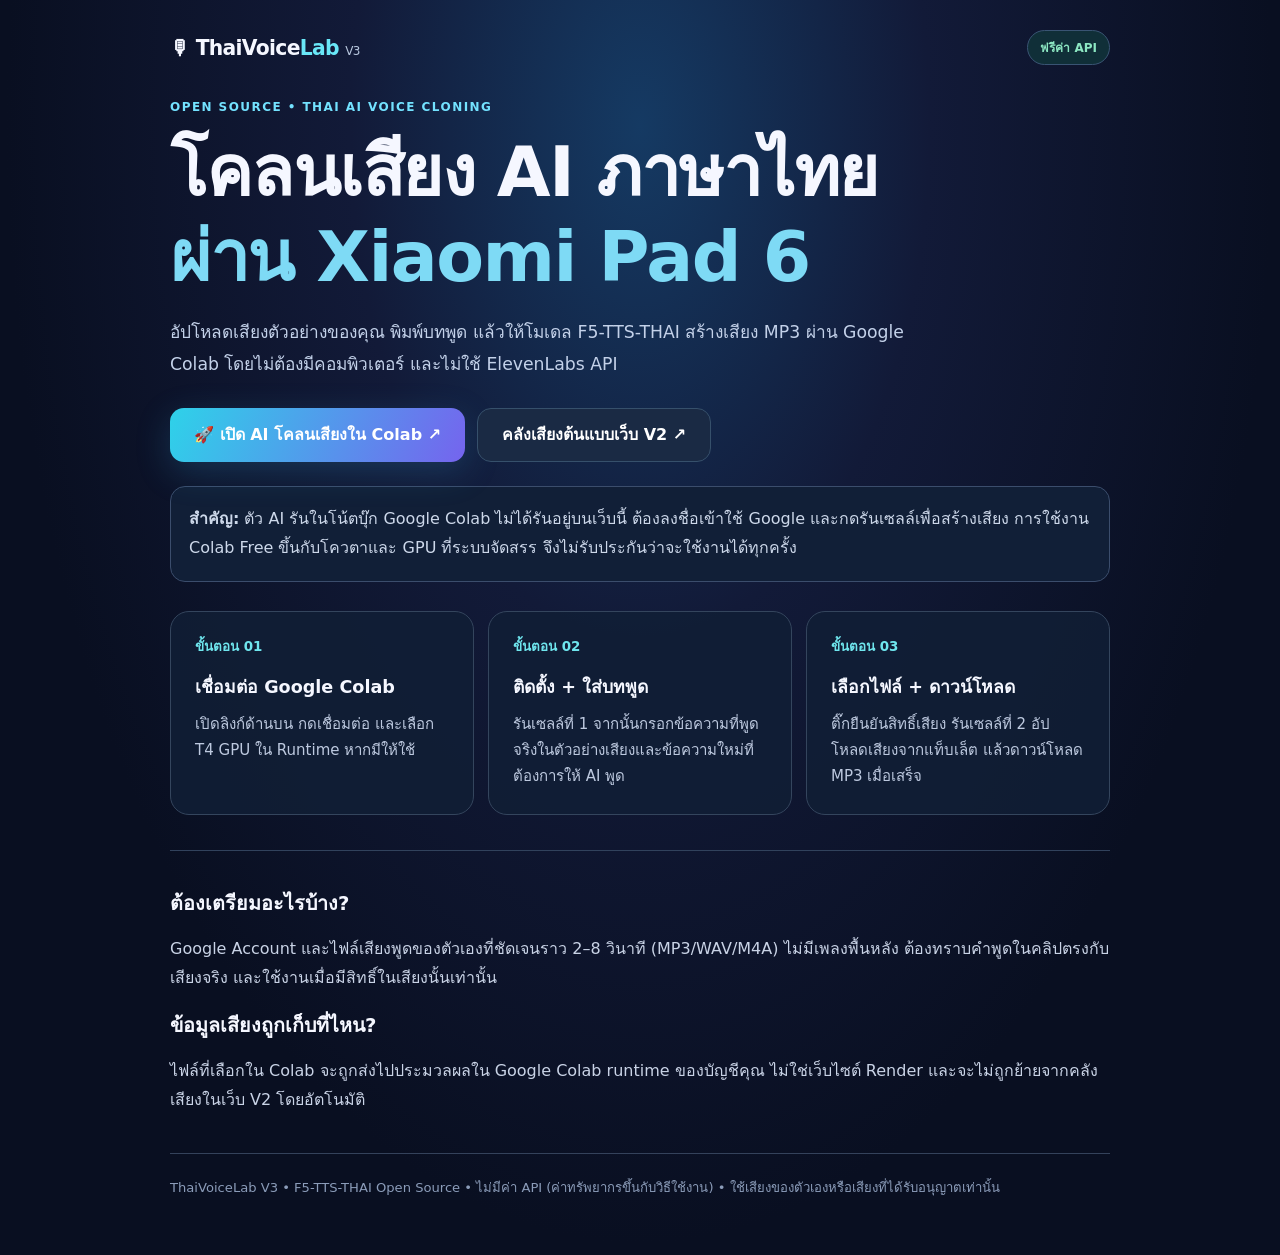
<file: voice_lab/mobile_v3/index.html>
<!doctype html>
<html lang="th">
<head>
<meta charset="utf-8"><meta name="viewport" content="width=device-width, initial-scale=1, viewport-fit=cover">
<meta name="theme-color" content="#0b1020"><meta name="description" content="ThaiVoiceLab V3 — โคลนเสียงภาษาไทยด้วย F5-TTS Open Source ผ่าน Google Colab ฟรีค่า API">
<title>ThaiVoiceLab V3 — โคลนเสียง AI ภาษาไทยฟรีค่า API</title>
<style>
:root{color-scheme:dark;font-family:system-ui,-apple-system,"Noto Sans Thai",sans-serif;background:#090f21;color:#f5f7ff}
*{box-sizing:border-box}body{margin:0;min-height:100vh;background:radial-gradient(ellipse at 50% 10%,#153a63 0,#121a38 32%,#090f21 70%)}.shell{max-width:980px;margin:auto;padding:24px 20px 56px}
header{display:flex;align-items:center;justify-content:space-between;gap:12px;padding:6px 0 35px}.logo{font-size:1.27rem;font-weight:850;letter-spacing:-.7px}.logo b{color:#69e7f7}.chip{font-size:12px;border:1px solid #395473;color:#8ce7c2;background:#102f38;border-radius:99px;padding:7px 12px;font-weight:700}.eyebrow{letter-spacing:.12em;color:#73e2ff;font-size:12px;font-weight:800;margin:0 0 16px}
h1{font-size:clamp(2.15rem,7vw,4.35rem);line-height:1.22;letter-spacing:-1.5px;margin:0 0 16px}h1 em{font-style:normal;color:#7edaf5}.lead{font-size:1.08rem;line-height:1.85;color:#c3d1e9;max-width:750px;margin-bottom:27px}.actions{display:flex;gap:12px;flex-wrap:wrap;margin:26px 0 24px}
.button{display:inline-flex;text-decoration:none;text-align:center;align-items:center;justify-content:center;min-height:54px;border-radius:14px;padding:14px 24px;font-weight:800;border:1px solid #36506b;background:#1a2a44;color:white;line-height:1.4}
.button.primary{background:linear-gradient(115deg,#2ed2e9,#7564ee);border:0;color:#fff;box-shadow:0 10px 35px #3298d13c}
.notice{padding:18px;border-radius:15px;border:1px solid #3b4d6c;background:#111f37;color:#cdd8ea;line-height:1.8}
.grid{display:grid;grid-template-columns:repeat(3,1fr);gap:14px;margin:29px 0}.card{background:#111e36dd;border:1px solid #34455d;padding:24px;border-radius:19px;min-height:180px}.num{color:#6fe6ee;font-size:.84rem;font-weight:800}.card h2{font-size:1.1rem;margin:16px 0 10px}.card p{color:#bdc9df;line-height:1.75;margin:0;font-size:.94rem}
section.info{border-top:1px solid #31425c;margin-top:35px;padding-top:20px}section.info h2{font-size:1.23rem}section.info p{line-height:1.8;color:#c9d3e6}
footer{border-top:1px solid #34425b;margin-top:38px;padding-top:23px;color:#8b9cb9;font-size:.82rem;line-height:1.7}
a:focus-visible{outline:3px solid #fff;outline-offset:3px}
@media(max-width:740px){.grid{grid-template-columns:1fr}.card{min-height:auto;padding:20px}.button{width:100%}header{padding-bottom:25px}.shell{padding:20px 16px 40px}.actions{flex-direction:column}.lead{font-size:1rem}h1{letter-spacing:-.8px}}
</style>
</head>
<body>
<div class="shell">
<header><div class="logo">🎙 ThaiVoice<b>Lab</b> <span style="font-size:12px;font-weight:400;color:#b9c8df">V3</span></div><span class="chip">ฟรีค่า API</span></header>
<main>
<p class="eyebrow">OPEN SOURCE • THAI AI VOICE CLONING</p>
<h1>โคลนเสียง AI ภาษาไทย<br><em>ผ่าน Xiaomi Pad 6</em></h1>
<p class="lead">อัปโหลดเสียงตัวอย่างของคุณ พิมพ์บทพูด แล้วให้โมเดล F5-TTS-THAI สร้างเสียง MP3 ผ่าน Google Colab โดยไม่ต้องมีคอมพิวเตอร์ และไม่ใช้ ElevenLabs API</p>
<div class="actions"><a class="button primary" href="https://colab.research.google.com/github/Fruit97/AI-Clip-Studio-Recovered-/blob/thai-voice-lab-open-v2/voice_lab/ThaiVoiceLab_V3_Colab_Thai.ipynb" target="_blank" rel="noopener noreferrer">🚀 เปิด AI โคลนเสียงใน Colab ↗</a><a class="button" href="https://thai-voice-lab-open-fruit97.onrender.com" target="_blank" rel="noopener noreferrer">คลังเสียงต้นแบบเว็บ V2 ↗</a></div>
<div class="notice"><strong>สำคัญ:</strong> ตัว AI รันในโน้ตบุ๊ก Google Colab ไม่ได้รันอยู่บนเว็บนี้ ต้องลงชื่อเข้าใช้ Google และกดรันเซลล์เพื่อสร้างเสียง การใช้งาน Colab Free ขึ้นกับโควตาและ GPU ที่ระบบจัดสรร จึงไม่รับประกันว่าจะใช้งานได้ทุกครั้ง</div>
<div class="grid" aria-label="ขั้นตอนใช้งาน">
<article class="card"><span class="num">ขั้นตอน 01</span><h2>เชื่อมต่อ Google Colab</h2><p>เปิดลิงก์ด้านบน กดเชื่อมต่อ และเลือก T4 GPU ใน Runtime หากมีให้ใช้</p></article>
<article class="card"><span class="num">ขั้นตอน 02</span><h2>ติดตั้ง + ใส่บทพูด</h2><p>รันเซลล์ที่ 1 จากนั้นกรอกข้อความที่พูดจริงในตัวอย่างเสียงและข้อความใหม่ที่ต้องการให้ AI พูด</p></article>
<article class="card"><span class="num">ขั้นตอน 03</span><h2>เลือกไฟล์ + ดาวน์โหลด</h2><p>ติ๊กยืนยันสิทธิ์เสียง รันเซลล์ที่ 2 อัปโหลดเสียงจากแท็บเล็ต แล้วดาวน์โหลด MP3 เมื่อเสร็จ</p></article>
</div>
<section class="info"><h2>ต้องเตรียมอะไรบ้าง?</h2><p>Google Account และไฟล์เสียงพูดของตัวเองที่ชัดเจนราว 2–8 วินาที (MP3/WAV/M4A) ไม่มีเพลงพื้นหลัง ต้องทราบคำพูดในคลิปตรงกับเสียงจริง และใช้งานเมื่อมีสิทธิ์ในเสียงนั้นเท่านั้น</p>
<h2>ข้อมูลเสียงถูกเก็บที่ไหน?</h2><p>ไฟล์ที่เลือกใน Colab จะถูกส่งไปประมวลผลใน Google Colab runtime ของบัญชีคุณ ไม่ใช่เว็บไซต์ Render และจะไม่ถูกย้ายจากคลังเสียงในเว็บ V2 โดยอัตโนมัติ</p></section>
</main>
<footer>ThaiVoiceLab V3 • F5-TTS-THAI Open Source • ไม่มีค่า API (ค่าทรัพยากรขึ้นกับวิธีใช้งาน) • ใช้เสียงของตัวเองหรือเสียงที่ได้รับอนุญาตเท่านั้น</footer>
</div>
</body>
</html>
</file>
